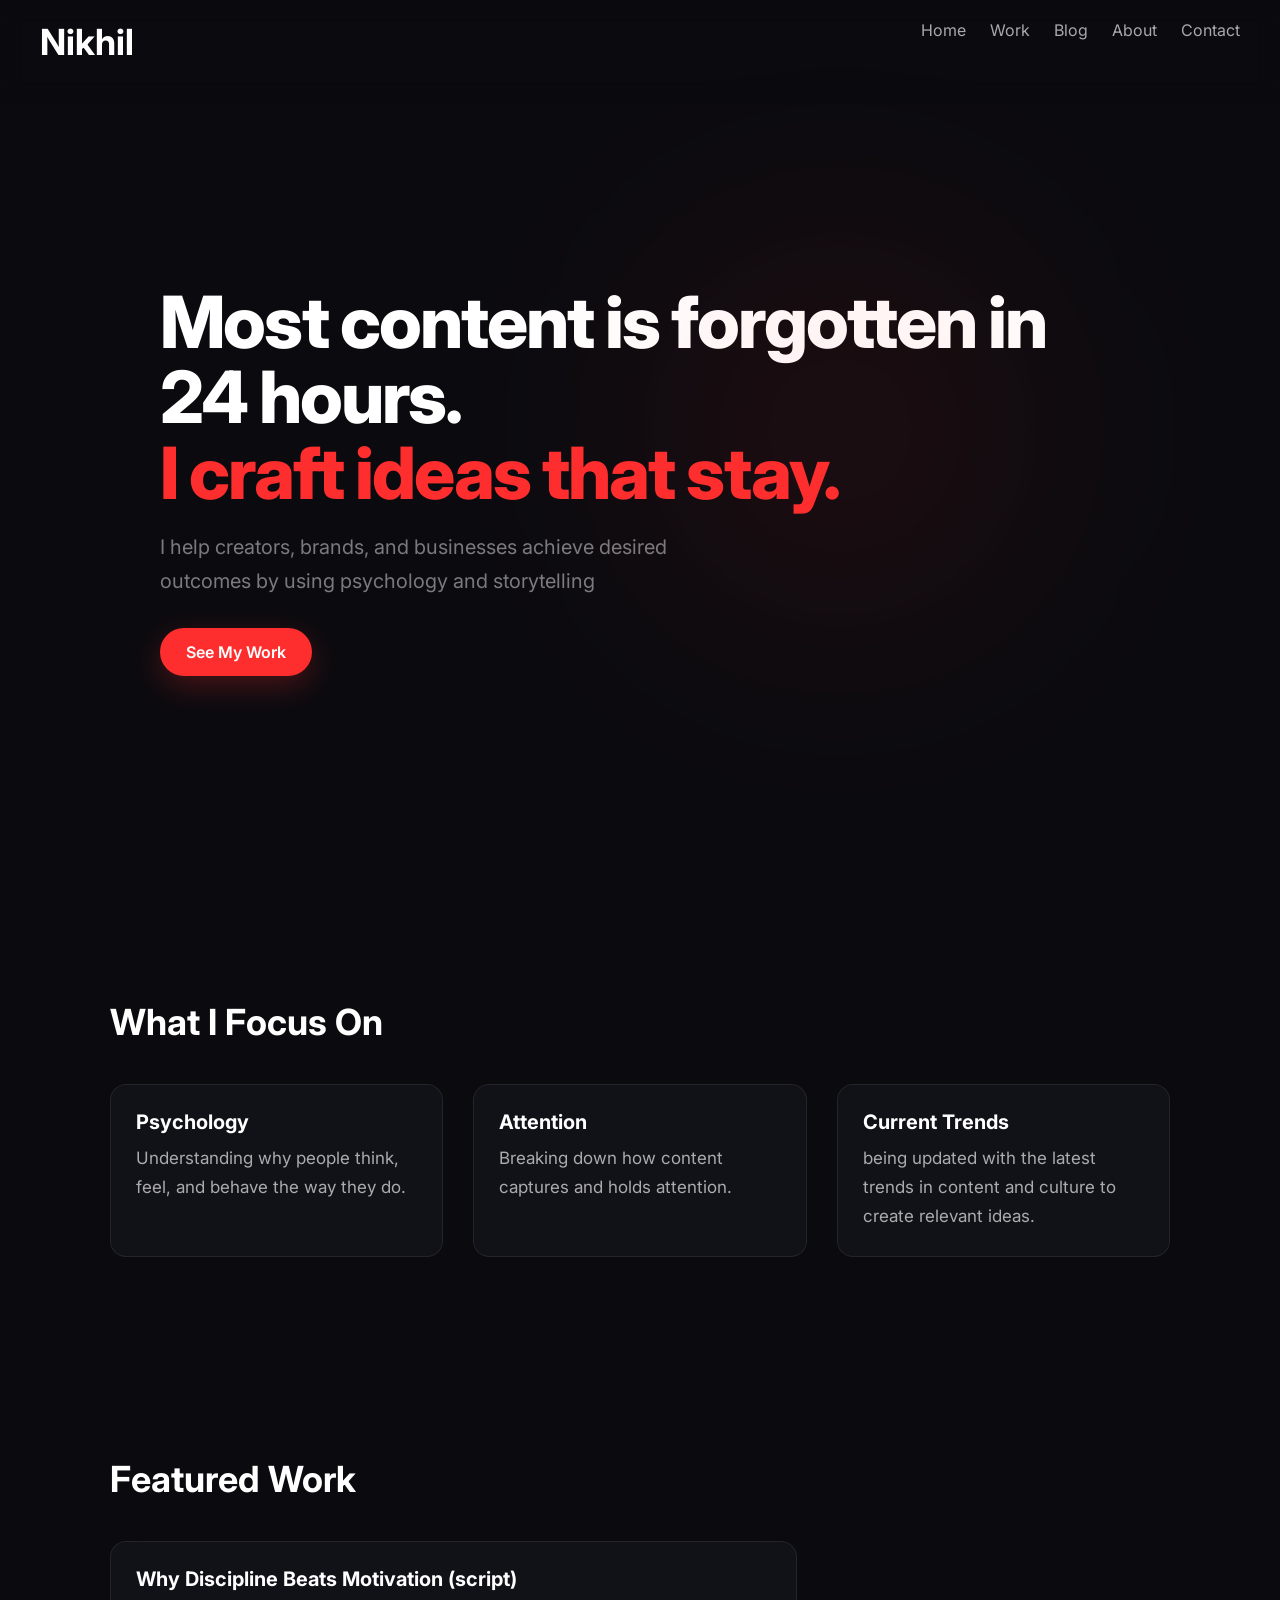
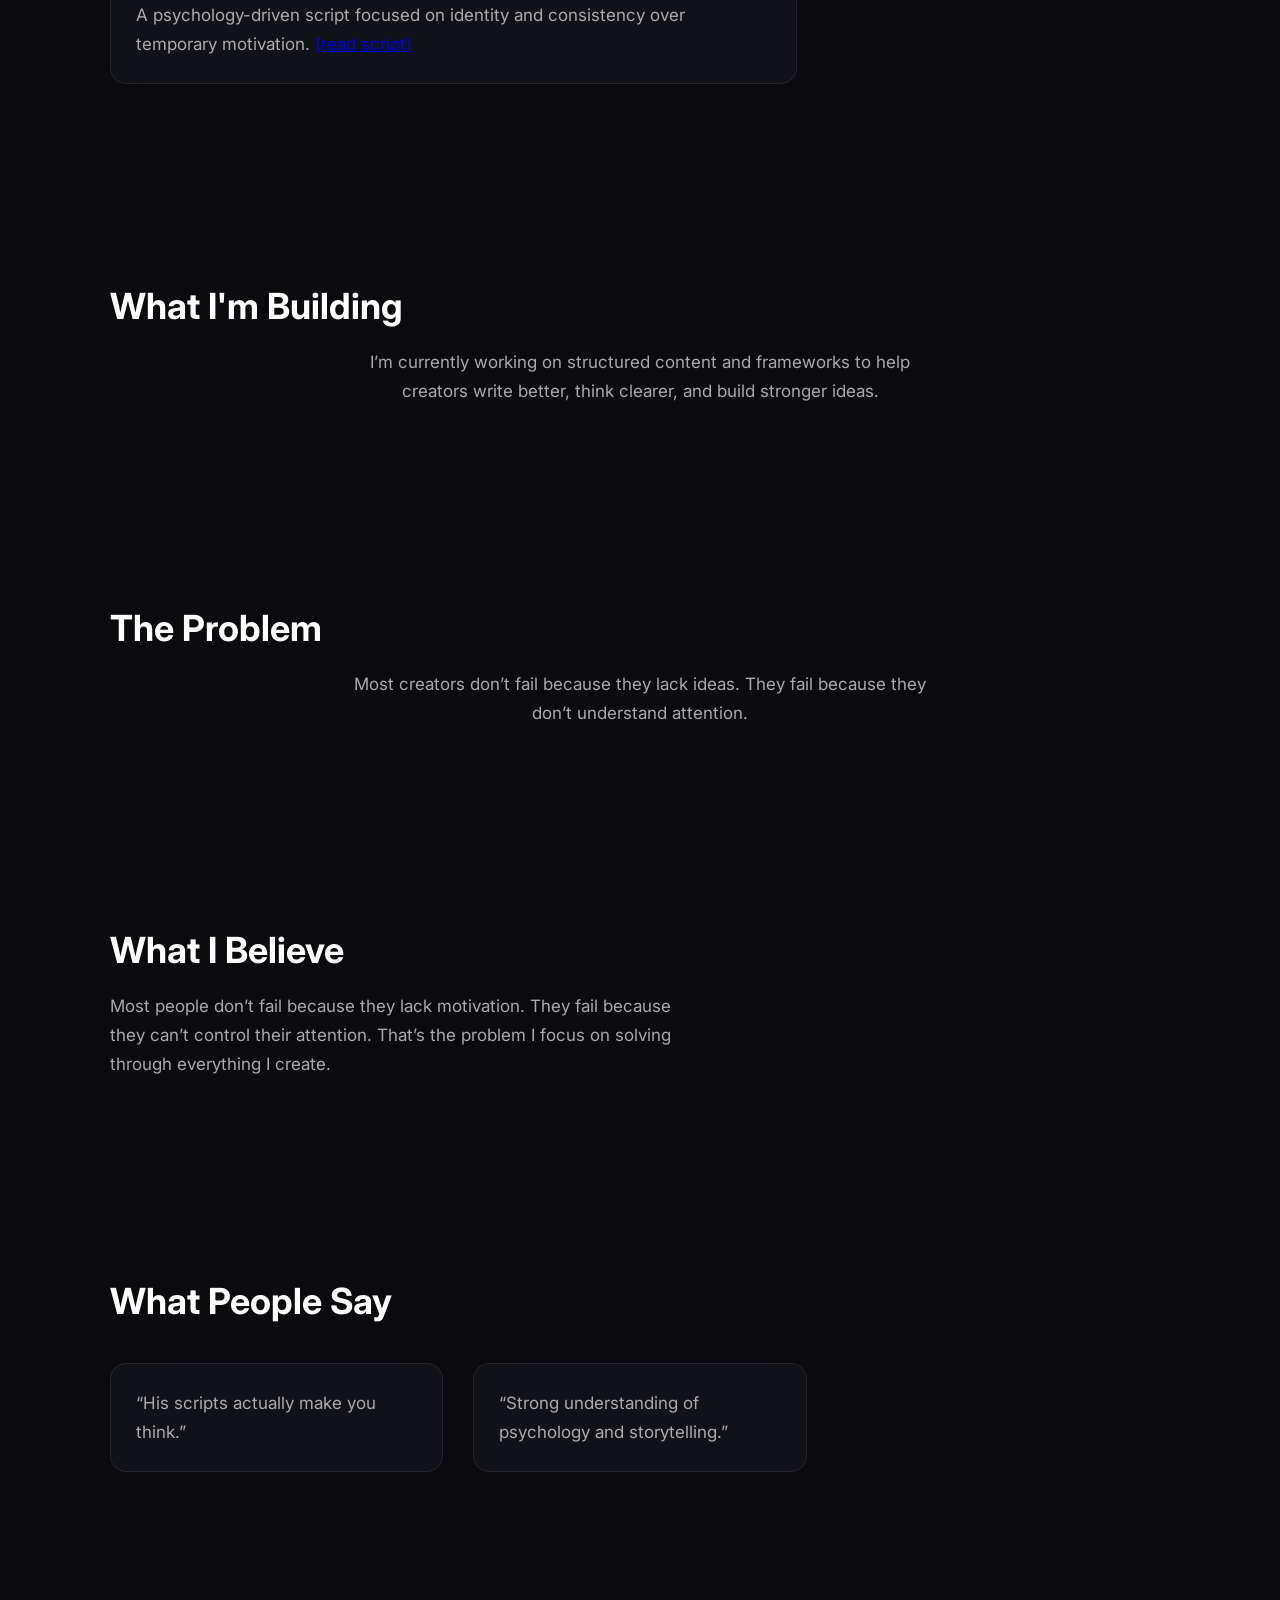
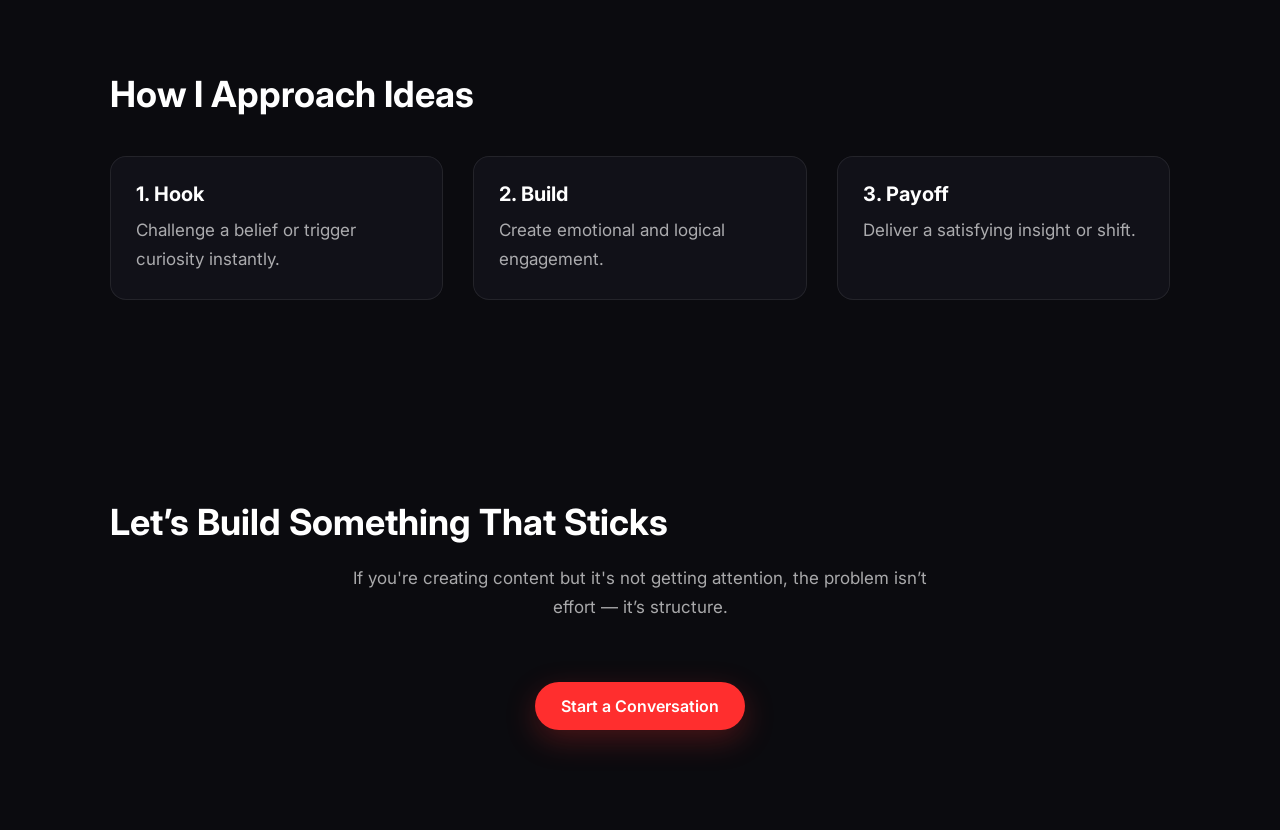
<file: index.html>
<!doctype html>
<html lang="en">
  <head>
    <meta charset="UTF-8" />
    <meta name="viewport" content="width=device-width, initial-scale=1.0" />
    <title>Nikhil</title>

    <link rel="stylesheet" href="assets/css/style.css" />

    <link
      href="https://fonts.googleapis.com/css2?family=Inter:wght@400;600;800&display=swap"
      rel="stylesheet"
    />
  </head>

  <body>
    <nav>
      <h2>Nikhil</h2>
      <div class="nav-links">
        <a href="index.html">Home</a>
        <a href="work.html">Work</a>
        <a href="blog.html">Blog</a>
        <a href="about.html">About</a>
        <a href="contact.html">Contact</a>
      </div>
    </nav>

    <header class="hero">
      <div class="hero-content">
        <h1>
          Most content is forgotten in 24 hours.<br />
          <span class="highlight">I craft ideas that stay.</span>
        </h1>

        <p>
          I help creators, brands, and businesses achieve desired outcomes by
          using psychology and storytelling
        </p>

        <a href="work.html" class="btn">See My Work</a>
      </div>
    </header>
    <section class="section">
      <h2>What I Focus On</h2>

      <div class="grid">
        <div class="card">
          <h3>Psychology</h3>
          <p>
            Understanding why people think, feel, and behave the way they do.
          </p>
        </div>

        <div class="card">
          <h3>Attention</h3>
          <p>Breaking down how content captures and holds attention.</p>
        </div>

        <div class="card">
          <h3>Current Trends</h3>
          <p>
            being updated with the latest trends in content and culture to
            create relevant ideas.
          </p>
        </div>
      </div>
    </section>
    <section class="section">
      <h2>Featured Work</h2>

      <div class="grid featured">
        <div class="card">
          <h3>Why Discipline Beats Motivation (script)</h3>
          <p>
            A psychology-driven script focused on identity and consistency over
            temporary motivation.
            <a
              href="https://www.notion.so/sample-short-script-01-312af10f981580a9a6f8fdf130163631?source=copy_link"
              >(read script)</a
            >
          </p>
        </div>
      </div>
    </section>
    <section class="section">
      <h2>What I'm Building</h2>

      <p class="center-text">
        I’m currently working on structured content and frameworks to help
        creators write better, think clearer, and build stronger ideas.
      </p>
    </section>
    <section class="section">
      <h2>The Problem</h2>

      <p class="center-text">
        Most creators don’t fail because they lack ideas. They fail because they
        don’t understand attention.
      </p>
    </section>
    <section class="section">
      <h2>What I Believe</h2>

      <p>
        Most people don’t fail because they lack motivation. They fail because
        they can’t control their attention. That’s the problem I focus on
        solving through everything I create.
      </p>
    </section>
    <section class="section">
      <h2>What People Say</h2>

      <div class="grid">
        <div class="card">
          <p>“His scripts actually make you think.”</p>
        </div>

        <div class="card">
          <p>“Strong understanding of psychology and storytelling.”</p>
        </div>
      </div>
    </section>
    <section class="section">
      <h2>How I Approach Ideas</h2>

      <div class="grid">
        <div class="card">
          <h3>1. Hook</h3>
          <p>Challenge a belief or trigger curiosity instantly.</p>
        </div>

        <div class="card">
          <h3>2. Build</h3>
          <p>Create emotional and logical engagement.</p>
        </div>

        <div class="card">
          <h3>3. Payoff</h3>
          <p>Deliver a satisfying insight or shift.</p>
        </div>
      </div>
    </section>
    <section class="section">
      <h2>Let’s Build Something That Sticks</h2>

      <p class="center-text">
        If you're creating content but it's not getting attention, the problem
        isn’t effort — it’s structure.
      </p>

      <div style="text-align: center; margin-top: 30px">
        <a href="contact.html" class="btn">Start a Conversation</a>
      </div>
    </section>
    <script src="assets/js/script.js"></script>
  </body>
</html>
</file>
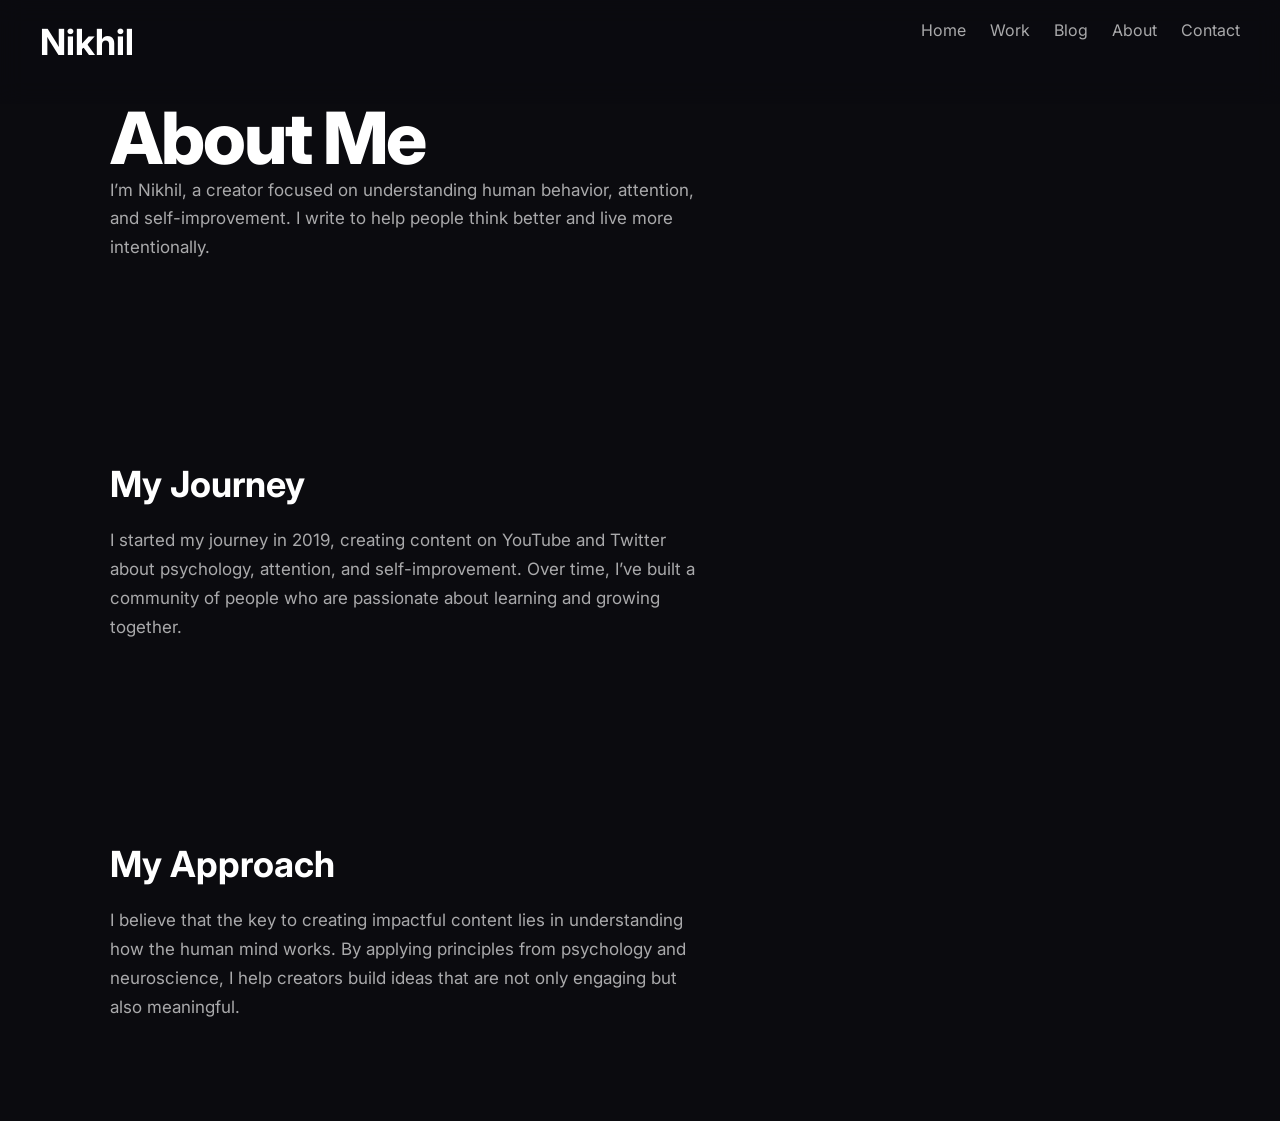
<file: about.html>
<!doctype html>
<html lang="en">
  <head>
    <meta charset="UTF-8" />
    <meta name="viewport" content="width=device-width, initial-scale=1.0" />
    <title>Nikhil</title>

    <link rel="stylesheet" href="assets/css/style.css" />

    <link
      href="https://fonts.googleapis.com/css2?family=Inter:wght@400;600;800&display=swap"
      rel="stylesheet"
    />
  </head>

  <body>
    <nav>
      <h2>Nikhil</h2>
      <div class="nav-links">
        <a href="index.html">Home</a>
        <a href="work.html">Work</a>
        <a href="blog.html">Blog</a>
        <a href="about.html">About</a>
        <a href="contact.html">Contact</a>
      </div>
    </nav>

    <section class="section">
      <h1>About Me</h1>

      <p>
        I’m Nikhil, a creator focused on understanding human behavior,
        attention, and self-improvement. I write to help people think better and
        live more intentionally.
      </p>
    </section>
    <section class="section">
      <h2>My Journey</h2>

      <p>
        I started my journey in 2019, creating content on YouTube and Twitter
        about psychology, attention, and self-improvement. Over time, I’ve
        built a community of people who are passionate about learning and
        growing together.
      </p>
    </section>
    <section class="section">
      <h2>My Approach</h2>

      <p>
        I believe that the key to creating impactful content lies in understanding
        how the human mind works. By applying principles from psychology and
        neuroscience, I help creators build ideas that are not only engaging but
        also meaningful.
      </p>
    </section>
    <section>         
    <script src="assets/js/script.js"></script>
  </body>
</html>
</file>
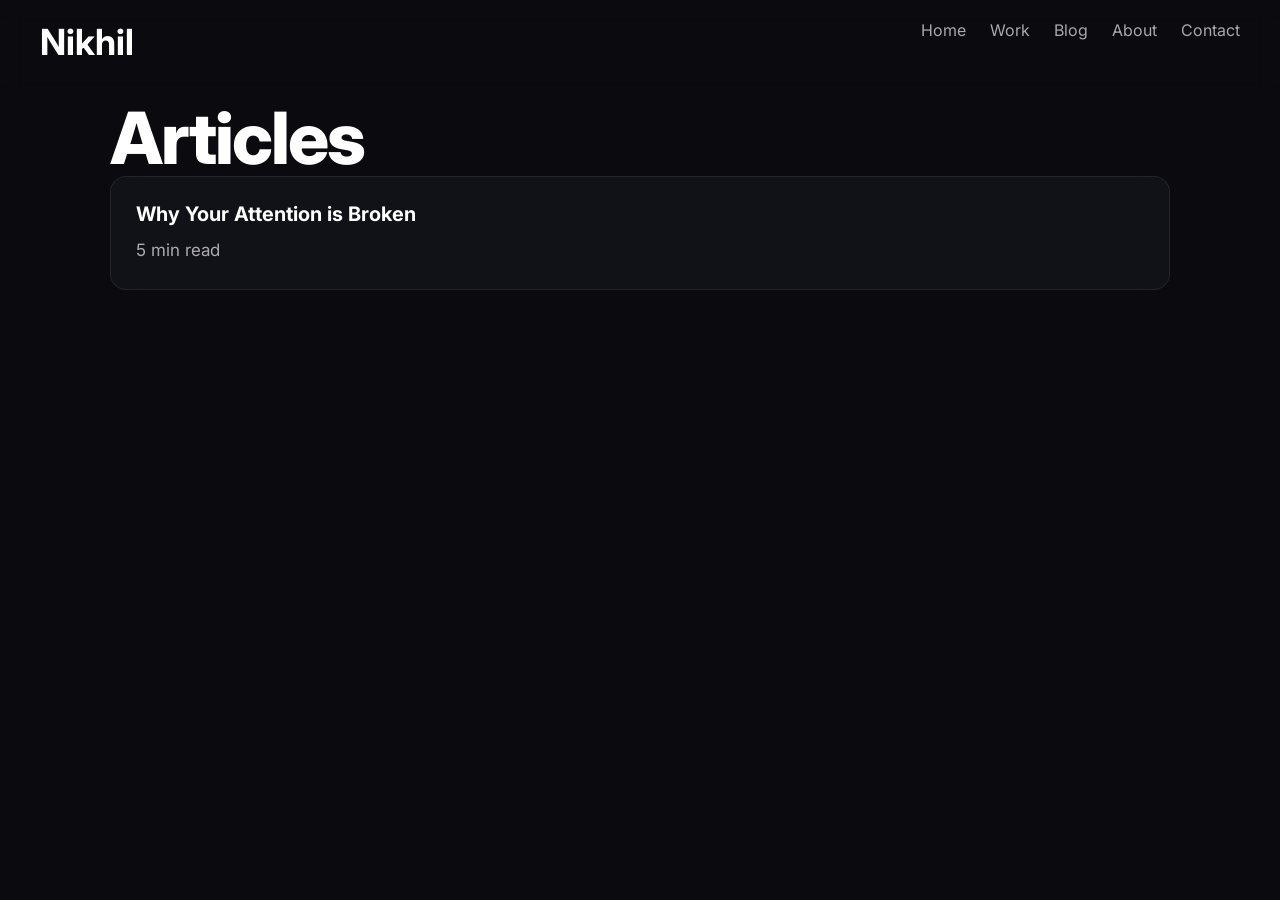
<file: blog.html>
<!doctype html>
<html lang="en">
  <head>
    <meta charset="UTF-8" />
    <meta name="viewport" content="width=device-width, initial-scale=1.0" />
    <title>Nikhil</title>

    <link rel="stylesheet" href="assets/css/style.css" />

    <link
      href="https://fonts.googleapis.com/css2?family=Inter:wght@400;600;800&display=swap"
      rel="stylesheet"
    />
  </head>

  <body>
    <nav>
      <h2>Nikhil</h2>
      <div class="nav-links">
        <a href="index.html">Home</a>
        <a href="work.html">Work</a>
        <a href="blog.html">Blog</a>
        <a href="about.html">About</a>
        <a href="contact.html">Contact</a>
      </div>
    </nav>

    <section class="section">
      <h1>Articles</h1>

      <div class="card">
        <h3>Why Your Attention is Broken</h3>
        <p>5 min read</p>
      </div>
    </section>

    <script src="assets/js/script.js"></script>
  </body>
</html>
</file>
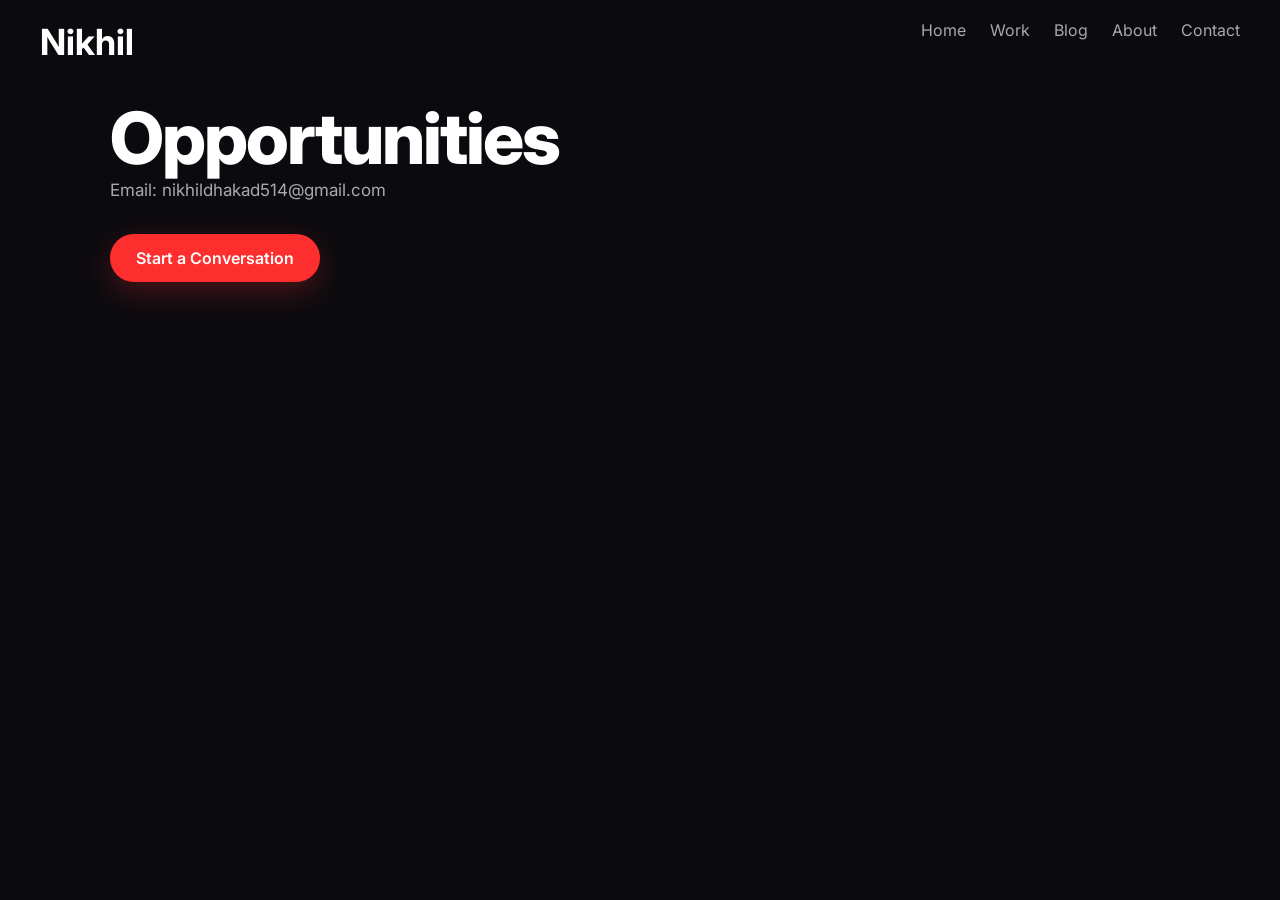
<file: contact.html>
<!doctype html>
<html lang="en">
  <head>
    <meta charset="UTF-8" />
    <meta name="viewport" content="width=device-width, initial-scale=1.0" />
    <title>Nikhil</title>

    <link rel="stylesheet" href="assets/css/style.css" />

    <link
      href="https://fonts.googleapis.com/css2?family=Inter:wght@400;600;800&display=swap"
      rel="stylesheet"
    />
  </head>

  <body>
    <nav>
      <h2>Nikhil</h2>
      <div class="nav-links">
        <a href="index.html">Home</a>
        <a href="work.html">Work</a>
        <a href="blog.html">Blog</a>
        <a href="about.html">About</a>
        <a href="contact.html">Contact</a>
      </div>
    </nav>

    <section class="section">
      <h1>Opportunities</h1>

      <p>Email: nikhildhakad514@gmail.com</p>

      <a href="mailto:nikhildhakad514@gmail.com" class="btn">
        Start a Conversation
      </a>
    </section>

    <script src="assets/js/script.js"></script>
  </body>
</html>
</file>
<file: assets/css/style.css>
:root {
  --bg: #0b0b0f;
  --surface: #111116;
  --card: rgba(21, 21, 29, 0.7);

  --primary: #ff2e2e;
  --text: #ffffff;
  --text-muted: rgba(255, 255, 255, 0.65);

  --border: rgba(255, 255, 255, 0.08);
}

* {
  margin: 0;
  padding: 0;
  box-sizing: border-box;
  max-width: 100%;
}

html,
body {
  overflow-x: hidden;
}

body {
  font-family: "Inter", sans-serif;
  background: var(--bg);
  color: var(--text);
}

/* TYPOGRAPHY */

h1 {
  font-size: 72px;
  font-weight: 800;
  line-height: 1.05;
  letter-spacing: -2px;
}

h2 {
  font-size: 36px;
  margin-bottom: 20px;
  font-weight: 700;
}

h3 {
  font-size: 20px;
  margin-bottom: 10px;
}

p {
  font-size: 17px;
  color: var(--text-muted);
  line-height: 1.7;
  max-width: 600px;
}

/* NAV */

nav {
  position: fixed;
  width: 100%;
  top: 0;
  padding: 20px 40px;
  display: flex;
  justify-content: space-between;
  background: rgba(10, 10, 15, 0.6);
  backdrop-filter: blur(12px);
  z-index: 1000;
}

nav a {
  color: var(--text-muted);
  margin-left: 20px;
  text-decoration: none;
  transition: 0.3s;
}

nav a:hover {
  color: white;
}

/* HERO */

.hero {
  min-height: 100vh;
  display: flex;
  align-items: center;
  max-width: 1000px;
  margin: auto;
  padding: 160px 20px 100px;
  position: relative;
}

.hero h1 span {
  display: block;
  color: var(--primary);
}

.hero p {
  font-size: 20px;
  margin-top: 20px;
  opacity: 0.7;
}

.hero::before {
  content: "";
  position: absolute;
  width: 500px;
  height: 500px;
  background: radial-gradient(circle, rgba(255, 46, 46, 0.25), transparent 70%);
  filter: blur(120px);
  top: 20%;
  left: 70%;
  transform: translateX(-50%);
  opacity: 0.6;
}

/* BUTTON */

.btn {
  display: inline-block;
  background: var(--primary);
  padding: 14px 26px;
  border-radius: 999px;
  color: white;
  font-weight: 600;
  text-decoration: none;
  margin-top: 30px;
  transition: 0.3s;
  box-shadow: 0 10px 30px rgba(255, 46, 46, 0.25);
}

.btn:hover {
  transform: translateY(-3px);
  box-shadow: 0 20px 50px rgba(255, 46, 46, 0.4);
}

/* SECTION */

.section {
  max-width: 1100px;
  margin: auto;
  padding: 100px 20px;
}

.center-text {
  margin: auto;
  text-align: center;
}

/* GRID */

.grid {
  display: grid;
  grid-template-columns: repeat(3, 1fr);
  gap: 30px;
  margin-top: 40px;
}

.grid.featured {
  grid-template-columns: 2fr 1fr;
}

/* CARD */

.card {
  background: var(--card);
  backdrop-filter: blur(20px);
  border: 1px solid var(--border);
  padding: 25px;
  border-radius: 16px;
  transition: 0.3s;
}

.card:hover {
  transform: translateY(-8px);
  box-shadow: 0 20px 50px rgba(0, 0, 0, 0.6);
}

.card:hover h3 {
  color: var(--primary);
}

/* ===== MEDIA FIX (FINAL, WORKING) ===== */

.media {
  width: 100%;
  max-width: 480px; /* smaller = premium */
  aspect-ratio: 16 / 9; /* fixes height automatically */

  margin: 40px auto;

  border-radius: 16px;
  overflow: hidden;

  border: 1px solid var(--border);
  background: var(--card);

  box-shadow: 0 20px 60px rgba(0, 0, 0, 0.5);
}

.media img,
.media video {
  width: 100%;
  height: 100%;
  object-fit: cover;
  display: block;
}

/* CASE STUDY */

.case-study {
  max-width: 800px;
  margin: 0 auto 100px;
}

.case-intro {
  margin-bottom: 20px;
  opacity: 0.8;
}

.case-block {
  margin-top: 25px;
}

/* DIVIDER */

.divider {
  height: 1px;
  background: var(--border);
  margin: 80px 0;
}

/* FOOTER */

.footer {
  text-align: center;
  padding: 40px 20px;
  color: var(--text-muted);
}

/* RESPONSIVE */

@media (max-width: 900px) {
  h1 {
    font-size: 42px;
  }

  .grid {
    grid-template-columns: 1fr;
  }

  .hero {
    padding: 140px 20px 80px;
  }
}
/* MEDIA HOVER EFFECT */

.media {
  transition:
    transform 0.4s ease,
    box-shadow 0.4s ease;
}

.media:hover {
  transform: scale(1.03);
  box-shadow: 0 30px 80px rgba(0, 0, 0, 0.7);
}
.reveal {
  opacity: 0;
  transform: translateY(30px);
  transition: all 0.6s ease;
}

.reveal.active {
  opacity: 1;
  transform: translateY(0);
}
.delay-1 {
  transition-delay: 0.1s;
}
.delay-2 {
  transition-delay: 0.2s;
}
.delay-3 {
  transition-delay: 0.3s;
}
</file>
